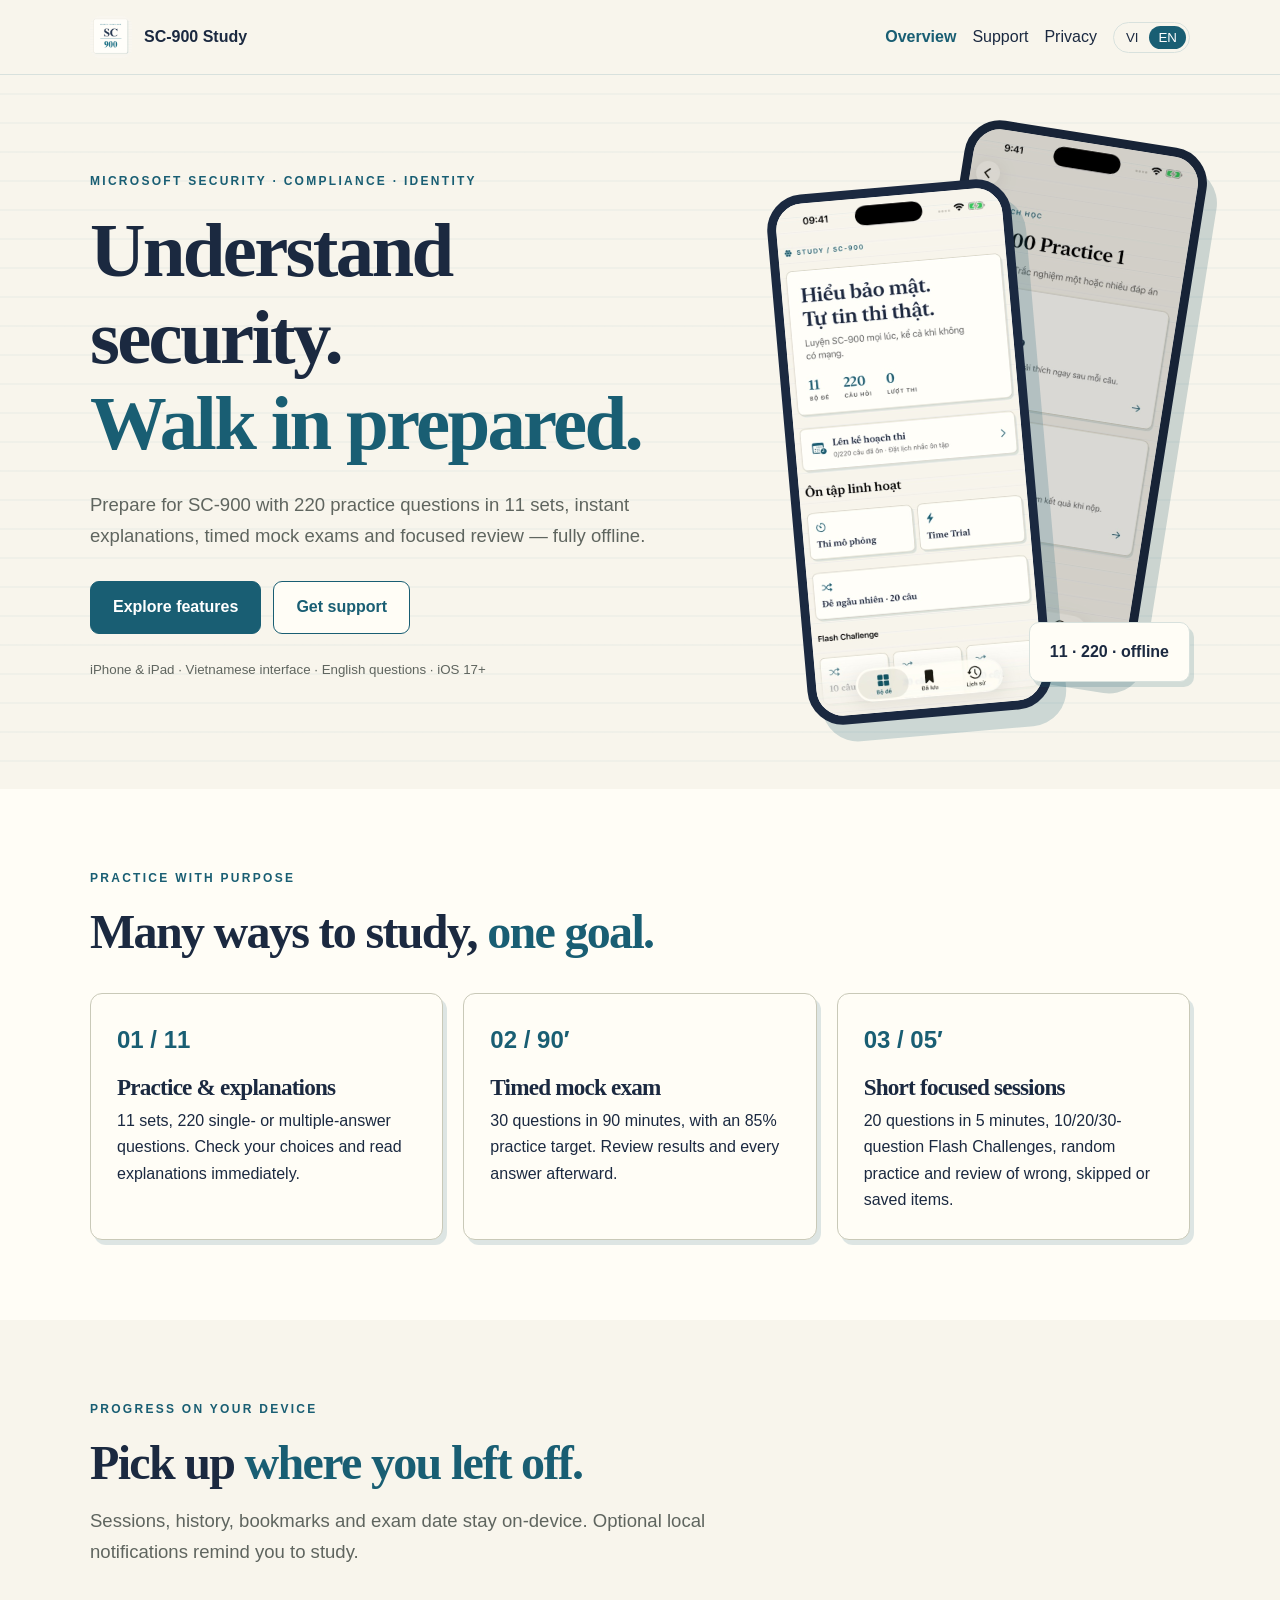
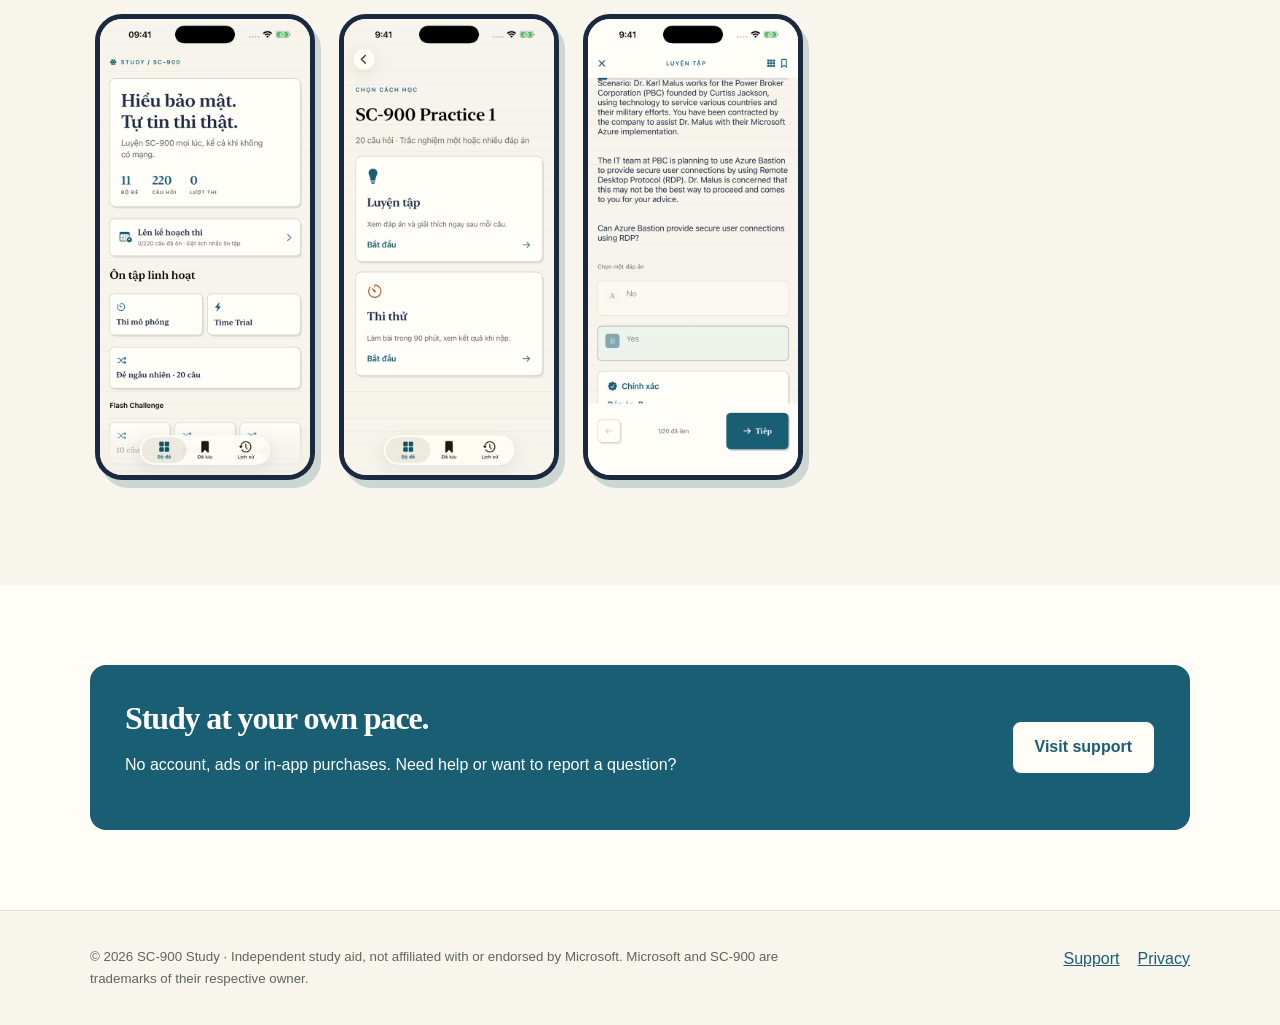
<file: index.html>
<!doctype html>
<html lang="vi">
<head>
  <meta charset="utf-8"><meta name="viewport" content="width=device-width, initial-scale=1">
  <meta name="description" content="SC-900 Study: 220 câu hỏi, 11 bộ đề, thi mô phỏng và ôn tập offline trên iPhone và iPad.">
  <meta name="theme-color" content="#f8f5ec"><meta property="og:type" content="website"><meta property="og:title" content="SC-900 Study — Luyện thi bảo mật Microsoft">
  <meta property="og:description" content="220 câu hỏi, 11 bộ đề, thi thử và giải thích chi tiết — học ngoại tuyến."><meta property="og:image" content="assets/app-icon.png">
  <title data-vi="SC-900 Study — Luyện thi bảo mật Microsoft" data-en="SC-900 Study — Microsoft security exam prep">SC-900 Study — Luyện thi bảo mật Microsoft</title>
  <link rel="icon" href="assets/app-icon.png"><link rel="canonical" href="https://tienlab19.github.io/sc-900-site/"><link rel="stylesheet" href="assets/style.css"><script src="assets/site.js" defer></script>
</head>
<body data-language="vi">
  <a class="skip" href="#main">Bỏ qua điều hướng / Skip navigation</a>
  <header class="header"><nav class="nav container" aria-label="Main navigation"><a class="brand" href="index.html"><img src="assets/app-icon.png" alt="" width="42" height="42">SC-900 Study</a><div class="nav-right"><div class="links"><a aria-current="page" href="index.html"><span data-copy="vi">Tổng quan</span><span data-copy="en">Overview</span></a><a href="support.html"><span data-copy="vi">Hỗ trợ</span><span data-copy="en">Support</span></a><a href="privacy.html"><span data-copy="vi">Quyền riêng tư</span><span data-copy="en">Privacy</span></a></div><div class="language" aria-label="Language"><button type="button" data-language-button="vi" aria-pressed="true">VI</button><button type="button" data-language-button="en" aria-pressed="false">EN</button></div></div></nav></header>
  <main id="main">
    <section class="hero"><div class="container hero-grid"><div><p class="eyebrow">Microsoft Security · Compliance · Identity</p><div data-copy="vi"><h1>Hiểu bảo mật.<br><em>Tự tin thi thật.</em></h1><p class="lead">Luyện chứng chỉ SC-900 với 220 câu hỏi trong 11 bộ đề, lời giải tức thì, thi mô phỏng và lộ trình ôn tập — hoàn toàn ngoại tuyến.</p></div><div data-copy="en"><h1>Understand security.<br><em>Walk in prepared.</em></h1><p class="lead">Prepare for SC-900 with 220 practice questions in 11 sets, instant explanations, timed mock exams and focused review — fully offline.</p></div><div class="button-row"><a class="button" href="#features"><span data-copy="vi">Khám phá tính năng</span><span data-copy="en">Explore features</span></a><a class="button secondary" href="support.html"><span data-copy="vi">Nhận hỗ trợ</span><span data-copy="en">Get support</span></a></div><small><span data-copy="vi">iPhone &amp; iPad · Giao diện tiếng Việt · Nội dung tiếng Anh · iOS 17+</span><span data-copy="en">iPhone &amp; iPad · Vietnamese interface · English questions · iOS 17+</span></small></div><div class="phone-stage" aria-label="SC-900 Study screenshots"><div class="phone back"><img src="assets/modes.jpg" alt="Chọn chế độ luyện SC-900" width="560" height="1217"></div><div class="phone front"><img src="assets/home.jpg" alt="Trang chủ ứng dụng SC-900 Study" width="560" height="1217"></div><div class="badge">11 · 220 · offline</div></div></div></section>
    <section class="section white" id="features"><div class="container"><div class="section-head"><p class="eyebrow"><span data-copy="vi">Luyện tập có mục tiêu</span><span data-copy="en">Practice with purpose</span></p><h2><span data-copy="vi">Nhiều cách học, <em>một mục tiêu.</em></span><span data-copy="en">Many ways to study, <em>one goal.</em></span></h2></div><div class="cards"><article class="card"><b>01 / 11</b><h3><span data-copy="vi">Bộ đề &amp; lời giải</span><span data-copy="en">Practice &amp; explanations</span></h3><p><span data-copy="vi">11 bộ đề, 220 câu hỏi một hoặc nhiều đáp án. Kiểm tra và xem giải thích ngay khi luyện.</span><span data-copy="en">11 sets, 220 single- or multiple-answer questions. Check your choices and read explanations immediately.</span></p></article><article class="card"><b>02 / 90′</b><h3><span data-copy="vi">Thi mô phỏng</span><span data-copy="en">Timed mock exam</span></h3><p><span data-copy="vi">30 câu trong 90 phút, ngưỡng luyện tập 85%. Xem kết quả và từng câu sau khi nộp.</span><span data-copy="en">30 questions in 90 minutes, with an 85% practice target. Review results and every answer afterward.</span></p></article><article class="card"><b>03 / 05′</b><h3><span data-copy="vi">Học trong thời gian ngắn</span><span data-copy="en">Short focused sessions</span></h3><p><span data-copy="vi">Time Trial 20 câu / 5 phút, Flash Challenge 10/20/30 câu, luyện ngẫu nhiên hoặc ôn câu sai, bỏ lỡ, đã lưu.</span><span data-copy="en">20 questions in 5 minutes, 10/20/30-question Flash Challenges, random practice and review of wrong, skipped or saved items.</span></p></article></div></div></section>
    <section class="section"><div class="container"><div class="section-head"><p class="eyebrow"><span data-copy="vi">Tiến độ trên thiết bị</span><span data-copy="en">Progress on your device</span></p><h2><span data-copy="vi">Tiếp tục đúng <em>chỗ đang học.</em></span><span data-copy="en">Pick up <em>where you left off.</em></span></h2><p class="lead"><span data-copy="vi">Lưu phiên, lịch sử, câu đánh dấu và ngày thi ngay trên máy. Nếu bạn cho phép, ứng dụng gửi nhắc lịch học bằng thông báo cục bộ.</span><span data-copy="en">Sessions, history, bookmarks and exam date stay on-device. Optional local notifications remind you to study.</span></p></div><div class="shots" role="region" aria-label="App screenshots" tabindex="0"><img src="assets/home.jpg" alt="SC-900 Study dashboard" width="560" height="1217" loading="lazy"><img src="assets/modes.jpg" alt="SC-900 practice modes" width="560" height="1217" loading="lazy"><img src="assets/explanation.jpg" alt="SC-900 answer explanation" width="560" height="1217" loading="lazy"></div></div></section>
    <section class="section white"><div class="container"><div class="cta"><div><h2><span data-copy="vi">Học theo nhịp của bạn.</span><span data-copy="en">Study at your own pace.</span></h2><p><span data-copy="vi">Không tài khoản, không quảng cáo, không mua trong ứng dụng. Cần trợ giúp hoặc muốn góp ý nội dung?</span><span data-copy="en">No account, ads or in-app purchases. Need help or want to report a question?</span></p></div><a class="button" href="support.html"><span data-copy="vi">Trang hỗ trợ</span><span data-copy="en">Visit support</span></a></div></div></section>
  </main><footer class="footer"><div class="container footer-inner"><small><span data-copy="vi">© 2026 SC-900 Study · Công cụ học tập độc lập; không liên kết hoặc được Microsoft chứng thực. Microsoft và SC-900 là nhãn hiệu của chủ sở hữu tương ứng.</span><span data-copy="en">© 2026 SC-900 Study · Independent study aid, not affiliated with or endorsed by Microsoft. Microsoft and SC-900 are trademarks of their respective owner.</span></small><div class="footer-links"><a href="support.html">Support</a><a href="privacy.html">Privacy</a></div></div></footer>
</body></html>
</file>
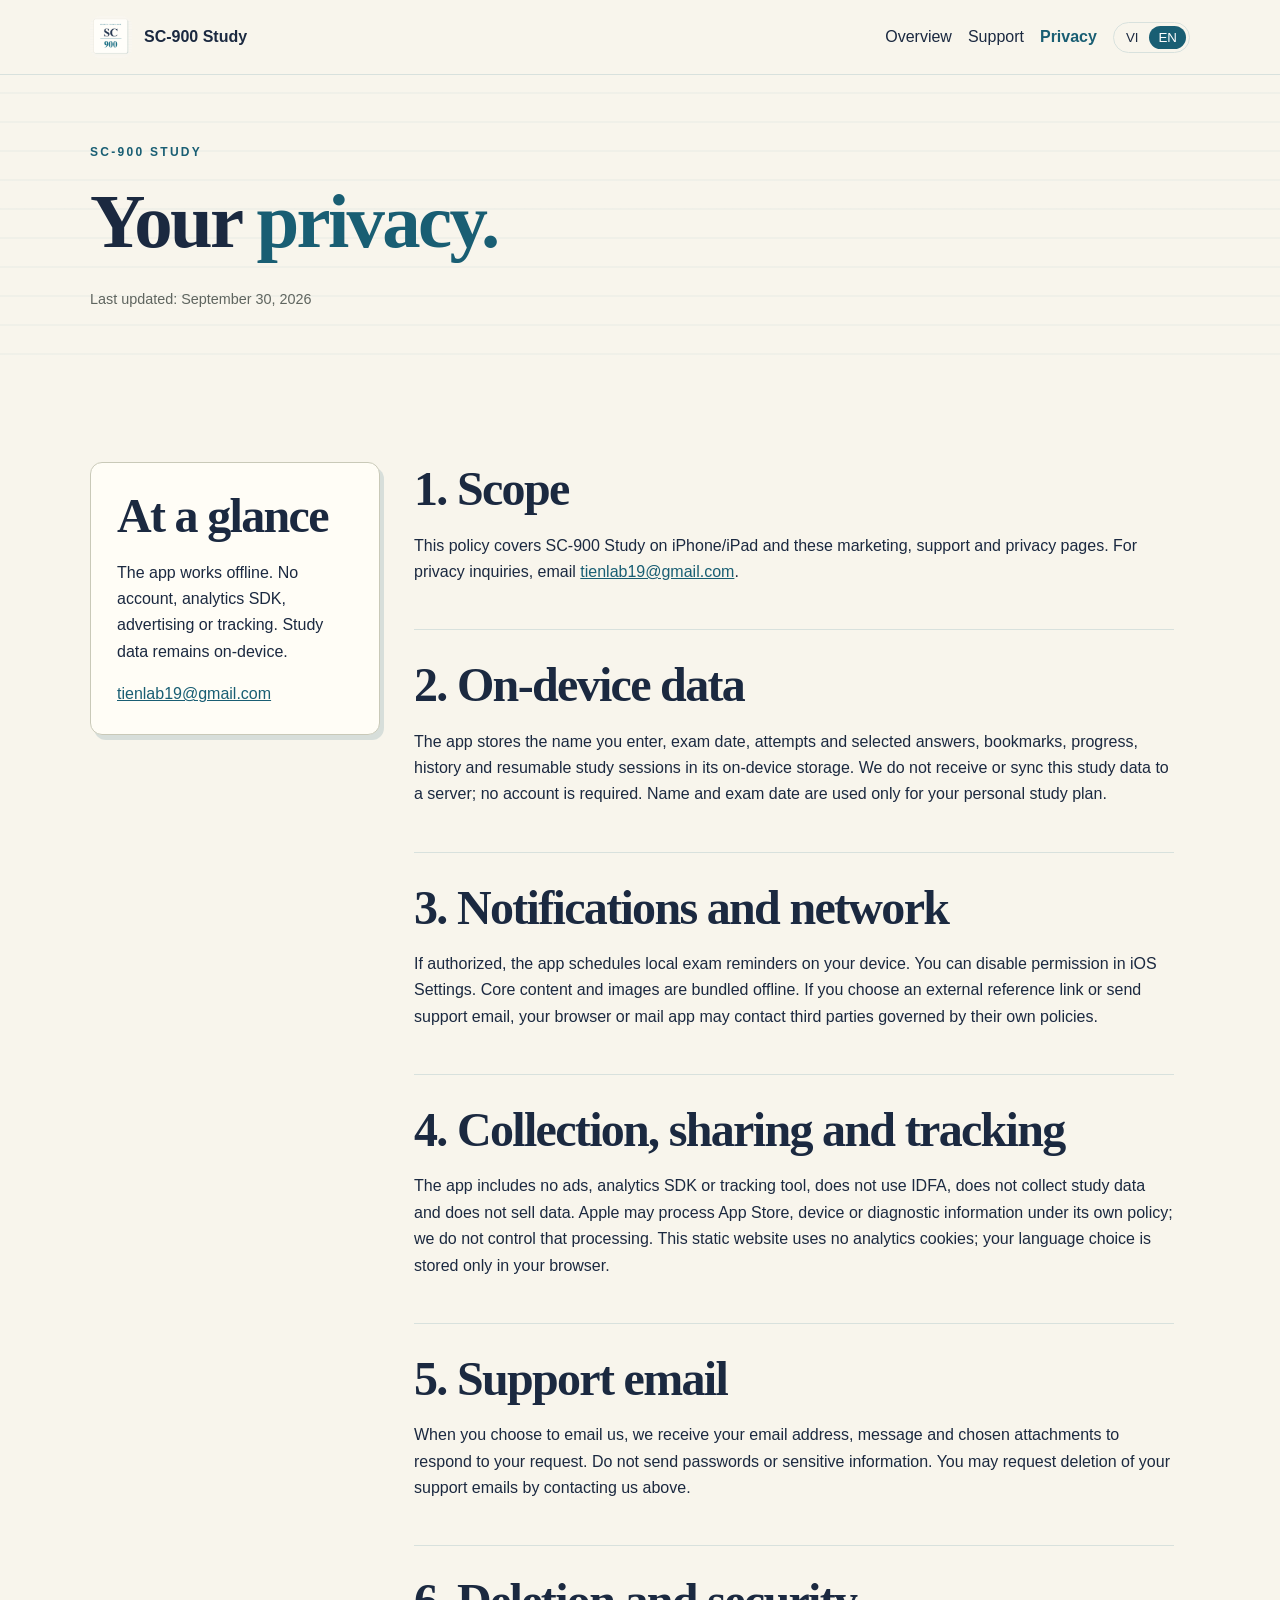
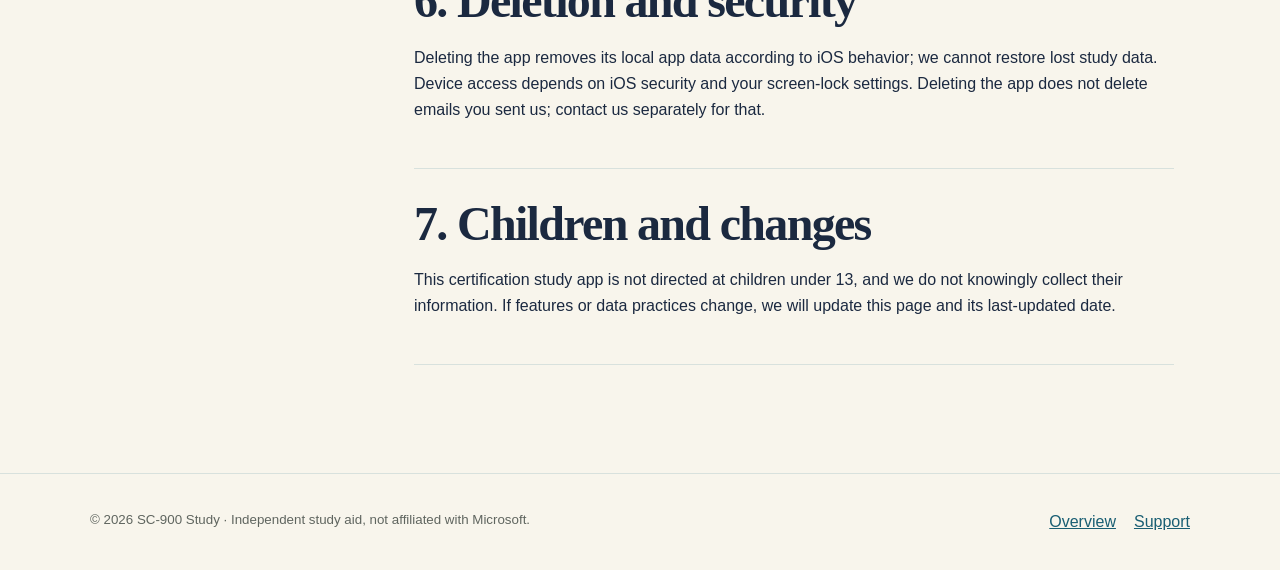
<file: privacy.html>
<!doctype html>
<html lang="vi"><head><meta charset="utf-8"><meta name="viewport" content="width=device-width, initial-scale=1"><meta name="description" content="Chính sách quyền riêng tư SC-900 Study: dữ liệu học lưu cục bộ, không tài khoản, không theo dõi."><meta name="theme-color" content="#f8f5ec"><title data-vi="Quyền riêng tư — SC-900 Study" data-en="Privacy Policy — SC-900 Study">Quyền riêng tư — SC-900 Study</title><link rel="icon" href="assets/app-icon.png"><link rel="canonical" href="https://tienlab19.github.io/sc-900-site/privacy.html"><link rel="stylesheet" href="assets/style.css"><script src="assets/site.js" defer></script></head>
<body data-language="vi"><a class="skip" href="#main">Bỏ qua điều hướng / Skip navigation</a><header class="header"><nav class="nav container" aria-label="Main navigation"><a class="brand" href="index.html"><img src="assets/app-icon.png" alt="" width="42" height="42">SC-900 Study</a><div class="nav-right"><div class="links"><a href="index.html"><span data-copy="vi">Tổng quan</span><span data-copy="en">Overview</span></a><a href="support.html"><span data-copy="vi">Hỗ trợ</span><span data-copy="en">Support</span></a><a href="privacy.html" aria-current="page"><span data-copy="vi">Quyền riêng tư</span><span data-copy="en">Privacy</span></a></div><div class="language" aria-label="Language"><button type="button" data-language-button="vi" aria-pressed="true">VI</button><button type="button" data-language-button="en" aria-pressed="false">EN</button></div></div></nav></header>
<main id="main"><div class="page-hero"><div class="container"><p class="eyebrow"><span data-copy="vi">SC-900 Study</span><span data-copy="en">SC-900 Study</span></p><h1><span data-copy="vi">Quyền <em>riêng tư.</em></span><span data-copy="en">Your <em>privacy.</em></span></h1><p class="updated"><span data-copy="vi">Cập nhật lần cuối: 30/09/2026</span><span data-copy="en">Last updated: September 30, 2026</span></p></div></div><section class="section"><div class="container content-grid"><aside class="panel contact"><h2><span data-copy="vi">Tóm tắt</span><span data-copy="en">At a glance</span></h2><p><span data-copy="vi">Ứng dụng hoạt động ngoại tuyến. Không có tài khoản, SDK phân tích, quảng cáo hoặc theo dõi. Dữ liệu học ở lại trên thiết bị.</span><span data-copy="en">The app works offline. No account, analytics SDK, advertising or tracking. Study data remains on-device.</span></p><a href="mailto:tienlab19@gmail.com?subject=SC-900%20Study%20Privacy">tienlab19@gmail.com</a></aside><article class="prose" data-copy="vi"><section><h2>1. Phạm vi</h2><p>Chính sách này áp dụng cho SC-900 Study trên iPhone/iPad và trang giới thiệu, hỗ trợ, quyền riêng tư này. Liên hệ về quyền riêng tư: <a href="mailto:tienlab19@gmail.com?subject=SC-900%20Study%20Privacy">tienlab19@gmail.com</a>.</p></section><section><h2>2. Dữ liệu lưu trên thiết bị</h2><p>Ứng dụng lưu tên bạn tự nhập, ngày thi, bài làm và lựa chọn đáp án, câu đã lưu, tiến độ, lịch sử và phiên học đang tiếp tục trong bộ nhớ ứng dụng trên thiết bị. Chúng tôi không nhận hoặc đồng bộ dữ liệu học này lên máy chủ; không yêu cầu tài khoản. Tên và ngày thi chỉ phục vụ kế hoạch cá nhân.</p></section><section><h2>3. Thông báo và mạng</h2><p>Nếu bạn cho phép, ứng dụng lên lịch thông báo nhắc ôn tập cục bộ trên thiết bị trước ngày thi. Bạn có thể tắt quyền thông báo trong Cài đặt iOS. Nội dung học và hình ảnh đã đóng gói sẵn, không cần mạng. Khi bạn tự chọn liên kết tham khảo bên ngoài hoặc gửi email hỗ trợ, trình duyệt hay ứng dụng email có thể kết nối với bên thứ ba theo chính sách riêng của họ.</p></section><section><h2>4. Thu thập, chia sẻ và theo dõi</h2><p>Ứng dụng không tích hợp quảng cáo, SDK phân tích hoặc công cụ theo dõi, không dùng IDFA, không thu thập dữ liệu học và không bán dữ liệu. Apple có thể xử lý dữ liệu App Store, chẩn đoán hoặc thiết bị theo chính sách của Apple; chúng tôi không kiểm soát hoạt động đó. Trang web tĩnh này không đặt cookie phân tích; lựa chọn ngôn ngữ chỉ lưu trong bộ nhớ trình duyệt.</p></section><section><h2>5. Email hỗ trợ</h2><p>Nếu bạn chủ động gửi email, chúng tôi nhận địa chỉ email, nội dung và tệp đính kèm bạn chọn gửi để trả lời và xử lý yêu cầu. Đừng gửi mật khẩu hay thông tin nhạy cảm. Bạn có thể yêu cầu xóa email hỗ trợ bằng cách liên hệ địa chỉ trên.</p></section><section><h2>6. Xóa dữ liệu và bảo mật</h2><p>Xóa ứng dụng sẽ xóa vùng dữ liệu cục bộ của ứng dụng theo cơ chế iOS; dữ liệu đã mất không thể khôi phục từ chúng tôi. Quyền truy cập thiết bị phụ thuộc vào bảo mật iOS và cài đặt khóa màn hình của bạn. Nếu bạn đã gửi email, xóa ứng dụng không xóa email đó; hãy liên hệ chúng tôi.</p></section><section><h2>7. Trẻ em và thay đổi</h2><p>Ứng dụng học chứng chỉ không hướng tới trẻ em dưới 13 tuổi và không cố ý thu thập thông tin của trẻ em. Khi tính năng hoặc cách xử lý dữ liệu thay đổi, chính sách sẽ được cập nhật tại trang này kèm ngày cập nhật mới.</p></section></article><article class="prose" data-copy="en"><section><h2>1. Scope</h2><p>This policy covers SC-900 Study on iPhone/iPad and these marketing, support and privacy pages. For privacy inquiries, email <a href="mailto:tienlab19@gmail.com?subject=SC-900%20Study%20Privacy">tienlab19@gmail.com</a>.</p></section><section><h2>2. On-device data</h2><p>The app stores the name you enter, exam date, attempts and selected answers, bookmarks, progress, history and resumable study sessions in its on-device storage. We do not receive or sync this study data to a server; no account is required. Name and exam date are used only for your personal study plan.</p></section><section><h2>3. Notifications and network</h2><p>If authorized, the app schedules local exam reminders on your device. You can disable permission in iOS Settings. Core content and images are bundled offline. If you choose an external reference link or send support email, your browser or mail app may contact third parties governed by their own policies.</p></section><section><h2>4. Collection, sharing and tracking</h2><p>The app includes no ads, analytics SDK or tracking tool, does not use IDFA, does not collect study data and does not sell data. Apple may process App Store, device or diagnostic information under its own policy; we do not control that processing. This static website uses no analytics cookies; your language choice is stored only in your browser.</p></section><section><h2>5. Support email</h2><p>When you choose to email us, we receive your email address, message and chosen attachments to respond to your request. Do not send passwords or sensitive information. You may request deletion of your support emails by contacting us above.</p></section><section><h2>6. Deletion and security</h2><p>Deleting the app removes its local app data according to iOS behavior; we cannot restore lost study data. Device access depends on iOS security and your screen-lock settings. Deleting the app does not delete emails you sent us; contact us separately for that.</p></section><section><h2>7. Children and changes</h2><p>This certification study app is not directed at children under 13, and we do not knowingly collect their information. If features or data practices change, we will update this page and its last-updated date.</p></section></article></div></section></main><footer class="footer"><div class="container footer-inner"><small>© 2026 SC-900 Study · Independent study aid, not affiliated with Microsoft.</small><div class="footer-links"><a href="index.html">Overview</a><a href="support.html">Support</a></div></div></footer></body></html>
</file>
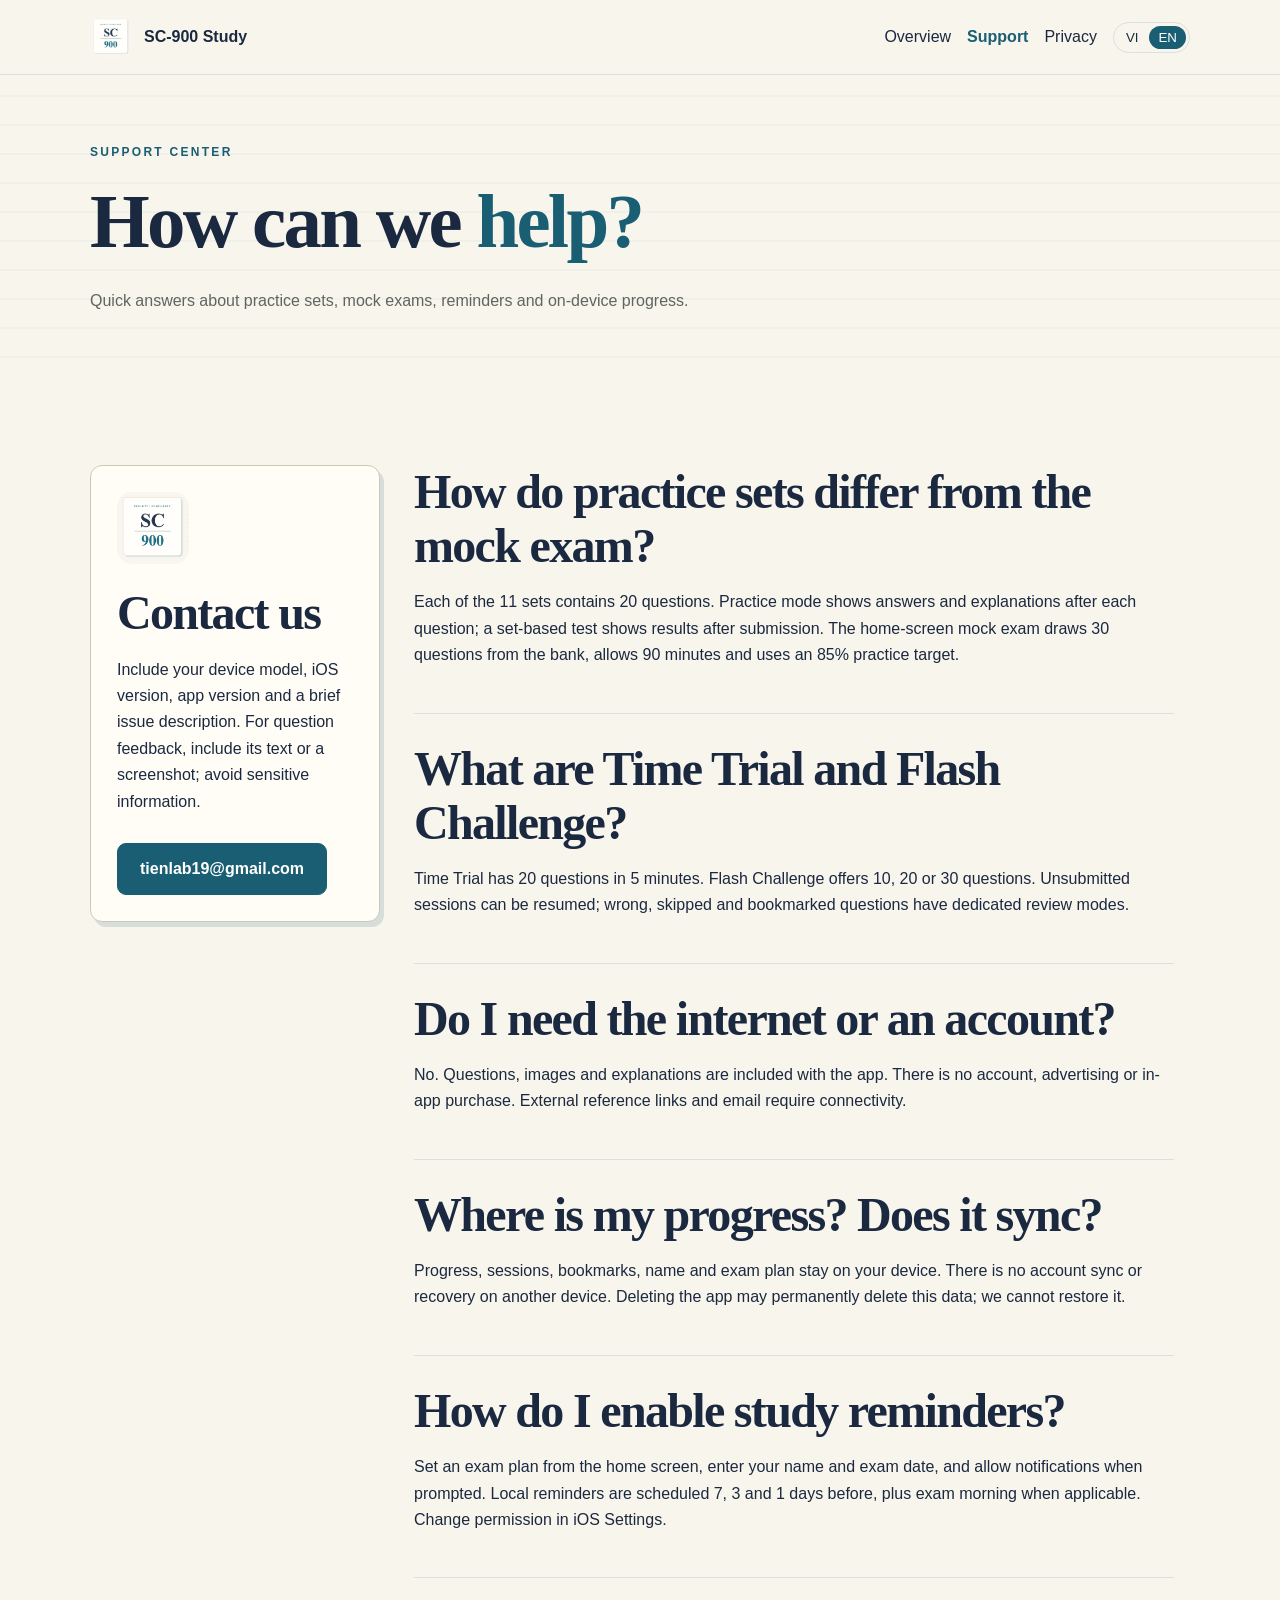
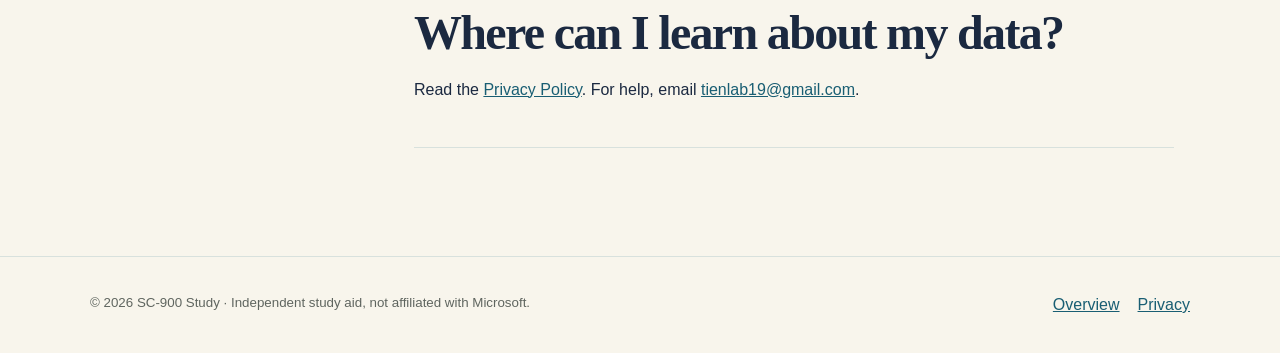
<file: support.html>
<!doctype html>
<html lang="vi"><head><meta charset="utf-8"><meta name="viewport" content="width=device-width, initial-scale=1"><meta name="description" content="Hỗ trợ SC-900 Study: câu hỏi thường gặp, khôi phục tiến độ và liên hệ."><meta name="theme-color" content="#f8f5ec"><title data-vi="Hỗ trợ SC-900 Study" data-en="SC-900 Study Support">Hỗ trợ SC-900 Study</title><link rel="icon" href="assets/app-icon.png"><link rel="canonical" href="https://tienlab19.github.io/sc-900-site/support.html"><link rel="stylesheet" href="assets/style.css"><script src="assets/site.js" defer></script></head>
<body data-language="vi"><a class="skip" href="#main">Bỏ qua điều hướng / Skip navigation</a><header class="header"><nav class="nav container" aria-label="Main navigation"><a class="brand" href="index.html"><img src="assets/app-icon.png" alt="" width="42" height="42">SC-900 Study</a><div class="nav-right"><div class="links"><a href="index.html"><span data-copy="vi">Tổng quan</span><span data-copy="en">Overview</span></a><a href="support.html" aria-current="page"><span data-copy="vi">Hỗ trợ</span><span data-copy="en">Support</span></a><a href="privacy.html"><span data-copy="vi">Quyền riêng tư</span><span data-copy="en">Privacy</span></a></div><div class="language" aria-label="Language"><button type="button" data-language-button="vi" aria-pressed="true">VI</button><button type="button" data-language-button="en" aria-pressed="false">EN</button></div></div></nav></header>
<main id="main"><div class="page-hero"><div class="container"><p class="eyebrow"><span data-copy="vi">Trung tâm hỗ trợ</span><span data-copy="en">Support center</span></p><h1><span data-copy="vi">Cần <em>trợ giúp?</em></span><span data-copy="en">How can we <em>help?</em></span></h1><p><span data-copy="vi">Giải đáp nhanh về bộ đề, thi thử, thông báo, tiến độ và dữ liệu trên thiết bị.</span><span data-copy="en">Quick answers about practice sets, mock exams, reminders and on-device progress.</span></p></div></div><section class="section"><div class="container content-grid"><aside class="panel contact"><img src="assets/app-icon.png" alt="SC-900 Study app icon" width="72" height="72"><h2><span data-copy="vi">Liên hệ</span><span data-copy="en">Contact us</span></h2><p><span data-copy="vi">Gửi mẫu máy, phiên bản iOS, phiên bản app và mô tả lỗi. Để góp ý câu hỏi, đính kèm nội dung câu hoặc ảnh chụp; đừng gửi dữ liệu nhạy cảm.</span><span data-copy="en">Include your device model, iOS version, app version and a brief issue description. For question feedback, include its text or a screenshot; avoid sensitive information.</span></p><a class="button" href="mailto:tienlab19@gmail.com?subject=SC-900%20Study%20Support">tienlab19@gmail.com</a></aside><div class="prose" data-copy="vi"><section><h2>11 bộ đề và thi mô phỏng khác nhau thế nào?</h2><p>Mỗi bộ có 20 câu để luyện từng phần. Chọn “Luyện tập” để kiểm tra đáp án và lời giải từng câu; “Thi thử” trong một bộ cho phép làm bài trước khi xem kết quả. “Thi mô phỏng” ở trang chủ lấy 30 câu trong 90 phút từ ngân hàng câu hỏi, với mốc luyện tập 85%.</p></section><section><h2>Time Trial và Flash Challenge hoạt động ra sao?</h2><p>Time Trial có 20 câu trong 5 phút. Flash Challenge chọn 10, 20 hoặc 30 câu. Bài làm chưa nộp được lưu để tiếp tục sau; câu sai, bỏ lỡ và đã lưu có chế độ ôn riêng.</p></section><section><h2>Tôi có cần mạng hoặc tài khoản?</h2><p>Không. Câu hỏi, ảnh và lời giải đã có trong ứng dụng. Không có đăng nhập, quảng cáo hay mua trong ứng dụng. Liên kết tham khảo ngoài và gửi email chỉ hoạt động khi thiết bị có mạng.</p></section><section><h2>Tiến độ lưu ở đâu? Có đồng bộ không?</h2><p>Tiến độ, bài làm, câu đánh dấu, tên và kế hoạch thi lưu trên thiết bị. Không có đồng bộ hoặc tài khoản để khôi phục từ máy khác. Xóa ứng dụng có thể xóa vĩnh viễn dữ liệu này; chúng tôi không thể khôi phục.</p></section><section><h2>Làm sao bật lời nhắc ôn tập?</h2><p>Tạo kế hoạch thi từ trang chủ, nhập tên và ngày thi, sau đó cho phép thông báo khi iOS hỏi. Ứng dụng đặt nhắc cục bộ trước 7, 3, 1 ngày và sáng ngày thi (nếu còn thời gian). Có thể thay đổi quyền trong Cài đặt iOS.</p></section><section><h2>Tôi tìm chính sách dữ liệu ở đâu?</h2><p>Đọc <a href="privacy.html">Chính sách quyền riêng tư</a>. Khi cần trợ giúp, gửi email đến <a href="mailto:tienlab19@gmail.com?subject=SC-900%20Study%20Support">tienlab19@gmail.com</a>.</p></section></div><div class="prose" data-copy="en"><section><h2>How do practice sets differ from the mock exam?</h2><p>Each of the 11 sets contains 20 questions. Practice mode shows answers and explanations after each question; a set-based test shows results after submission. The home-screen mock exam draws 30 questions from the bank, allows 90 minutes and uses an 85% practice target.</p></section><section><h2>What are Time Trial and Flash Challenge?</h2><p>Time Trial has 20 questions in 5 minutes. Flash Challenge offers 10, 20 or 30 questions. Unsubmitted sessions can be resumed; wrong, skipped and bookmarked questions have dedicated review modes.</p></section><section><h2>Do I need the internet or an account?</h2><p>No. Questions, images and explanations are included with the app. There is no account, advertising or in-app purchase. External reference links and email require connectivity.</p></section><section><h2>Where is my progress? Does it sync?</h2><p>Progress, sessions, bookmarks, name and exam plan stay on your device. There is no account sync or recovery on another device. Deleting the app may permanently delete this data; we cannot restore it.</p></section><section><h2>How do I enable study reminders?</h2><p>Set an exam plan from the home screen, enter your name and exam date, and allow notifications when prompted. Local reminders are scheduled 7, 3 and 1 days before, plus exam morning when applicable. Change permission in iOS Settings.</p></section><section><h2>Where can I learn about my data?</h2><p>Read the <a href="privacy.html">Privacy Policy</a>. For help, email <a href="mailto:tienlab19@gmail.com?subject=SC-900%20Study%20Support">tienlab19@gmail.com</a>.</p></section></div></div></section></main><footer class="footer"><div class="container footer-inner"><small>© 2026 SC-900 Study · Independent study aid, not affiliated with Microsoft.</small><div class="footer-links"><a href="index.html">Overview</a><a href="privacy.html">Privacy</a></div></div></footer></body></html>
</file>
<file: assets/style.css>
:root{color-scheme:light;--ink:#1b2940;--teal:#195e73;--paper:#f8f5ec;--white:#fffdf6;--line:#d8e1dd;--muted:#5f655f;--peach:#ad5f27}
*{box-sizing:border-box}html{scroll-behavior:smooth}body{margin:0;background:var(--paper);color:var(--ink);font:16px/1.65 -apple-system,BlinkMacSystemFont,"Segoe UI",sans-serif}body[data-language="vi"] [data-copy="en"],body[data-language="en"] [data-copy="vi"]{display:none!important}
a{color:var(--teal)}img{max-width:100%;height:auto}.container{width:min(1100px,calc(100% - 36px));margin:auto}.skip{position:absolute;top:-100px;left:20px;background:var(--ink);color:white;padding:8px}.skip:focus{top:12px;z-index:10}
.header{position:sticky;top:0;z-index:5;background:#f8f5ecee;border-bottom:1px solid var(--line);backdrop-filter:blur(12px)}.nav{display:flex;align-items:center;justify-content:space-between;gap:18px;min-height:74px}.brand{display:flex;align-items:center;gap:12px;font-weight:800;color:var(--ink);text-decoration:none}.brand img{width:42px;border-radius:10px}.nav-right,.links,.language{display:flex;align-items:center;gap:16px}.links a{text-decoration:none;color:var(--ink)}.links a[aria-current]{color:var(--teal);font-weight:750}.language{gap:2px;padding:3px;border:1px solid var(--line);border-radius:20px}.language button{border:0;border-radius:18px;background:none;padding:4px 9px;color:var(--ink);cursor:pointer}.language button[aria-pressed="true"]{background:var(--teal);color:white}
h1,h2,h3{font-family:Georgia,"Times New Roman",serif;line-height:1.13;letter-spacing:-.035em}h1{font-size:clamp(2.8rem,6vw,5rem);margin:12px 0 22px}h2{font-size:clamp(2rem,4vw,3rem);margin:0 0 16px}h3{font-size:1.45rem;margin:0 0 8px}h1 em,h2 em{font-style:normal;color:var(--teal)}p{margin:0 0 16px}.eyebrow{text-transform:uppercase;letter-spacing:.19em;font-size:.75rem;font-weight:800;color:var(--teal)}.lead{font-size:1.16rem;color:var(--muted);max-width:650px}.hero{padding:72px 0 82px;background:repeating-linear-gradient(0deg,transparent 0 27px,#d8e1dd80 28px,transparent 29px)}.hero-grid{display:grid;grid-template-columns:1.1fr .9fr;align-items:center;gap:55px}.hero small{color:var(--muted)}.button-row{display:flex;flex-wrap:wrap;gap:12px;margin:30px 0 22px}.button{display:inline-block;padding:12px 22px;border:1px solid var(--teal);border-radius:9px;background:var(--teal);color:white;font-weight:700;text-decoration:none}.button.secondary{background:var(--white);color:var(--teal)}.phone-stage{position:relative;display:flex;align-items:center;justify-content:center;min-height:560px}.phone{overflow:hidden;width:245px;max-width:65%;aspect-ratio:1320/2868;border:9px solid var(--ink);border-radius:36px;background:var(--white);box-shadow:13px 18px 0 #195e7333}.phone img{width:100%;height:100%;object-fit:cover}.phone.back{position:absolute;transform:translate(95px,-30px) rotate(9deg);filter:brightness(.85)}.phone.front{position:relative;transform:translate(-45px,25px) rotate(-5deg)}.badge{position:absolute;right:0;bottom:25px;padding:16px 20px;background:var(--white);border:1px solid var(--line);border-radius:10px;box-shadow:4px 5px 0 #195e732b;font-weight:800}.section{padding:80px 0}.section.white{background:var(--white)}.section-head{max-width:680px;margin-bottom:34px}.cards{display:grid;grid-template-columns:repeat(3,1fr);gap:20px}.card,.panel{padding:26px;background:var(--white);border:1px solid #c9c9b8;border-radius:12px;box-shadow:4px 5px 0 #195e7325}.card b{display:block;color:var(--teal);font-size:1.5rem;margin-bottom:14px}.card p:last-child{margin:0}.stat{display:flex;gap:32px;flex-wrap:wrap;margin:30px 0}.stat strong{display:block;font:700 2rem Georgia,serif;color:var(--teal)}.shots{display:flex;gap:24px;overflow-x:auto;padding:12px 5px 25px}.shots img{width:220px;flex:none;border:5px solid var(--ink);border-radius:27px;box-shadow:6px 8px 0 #195e7333}.cta{padding:35px;display:flex;align-items:center;justify-content:space-between;gap:25px;background:var(--teal);color:white;border-radius:16px}.cta h2{font-size:2rem}.cta .button{background:var(--white);color:var(--teal);white-space:nowrap}.page-hero{padding:68px 0 55px;background:repeating-linear-gradient(0deg,transparent 0 27px,#d8e1dd80 28px,transparent 29px)}.page-hero p:last-child{max-width:690px;color:var(--muted)}.content-grid{display:grid;grid-template-columns:290px 1fr;align-items:start;gap:34px}.contact{position:sticky;top:100px}.contact img{width:72px;border-radius:15px;margin-bottom:14px}.contact .button{margin-top:12px}.prose{max-width:760px}.prose section{padding:0 0 28px;margin:0 0 28px;border-bottom:1px solid var(--line)}.prose ul{padding-left:24px}.prose li{margin:7px 0}.updated{font-size:.9rem;color:var(--muted)}.footer{padding:35px 0;border-top:1px solid var(--line)}.footer-inner{display:flex;justify-content:space-between;gap:30px}.footer small{max-width:740px;color:var(--muted)}.footer-links{display:flex;gap:18px;white-space:nowrap}
@media(max-width:800px){.hero-grid,.content-grid{grid-template-columns:1fr}.phone-stage{min-height:490px}.cards{grid-template-columns:1fr}.contact{position:static}.footer-inner{display:block}.footer-links{margin-top:15px}.nav{flex-wrap:wrap;padding:12px 0}.nav-right{flex-wrap:wrap;justify-content:flex-end}.links{gap:10px}}
@media(max-width:480px){.hero{padding:45px 0}.section{padding:55px 0}.phone-stage{min-height:400px}.phone{width:190px}.phone.back{transform:translate(70px,-25px) rotate(9deg)}.phone.front{transform:translate(-40px,20px) rotate(-5deg)}.badge{right:0;bottom:0;font-size:.8rem}.cta{display:block}.cta .button{margin-top:15px}.links{font-size:.85rem}}
</file>
